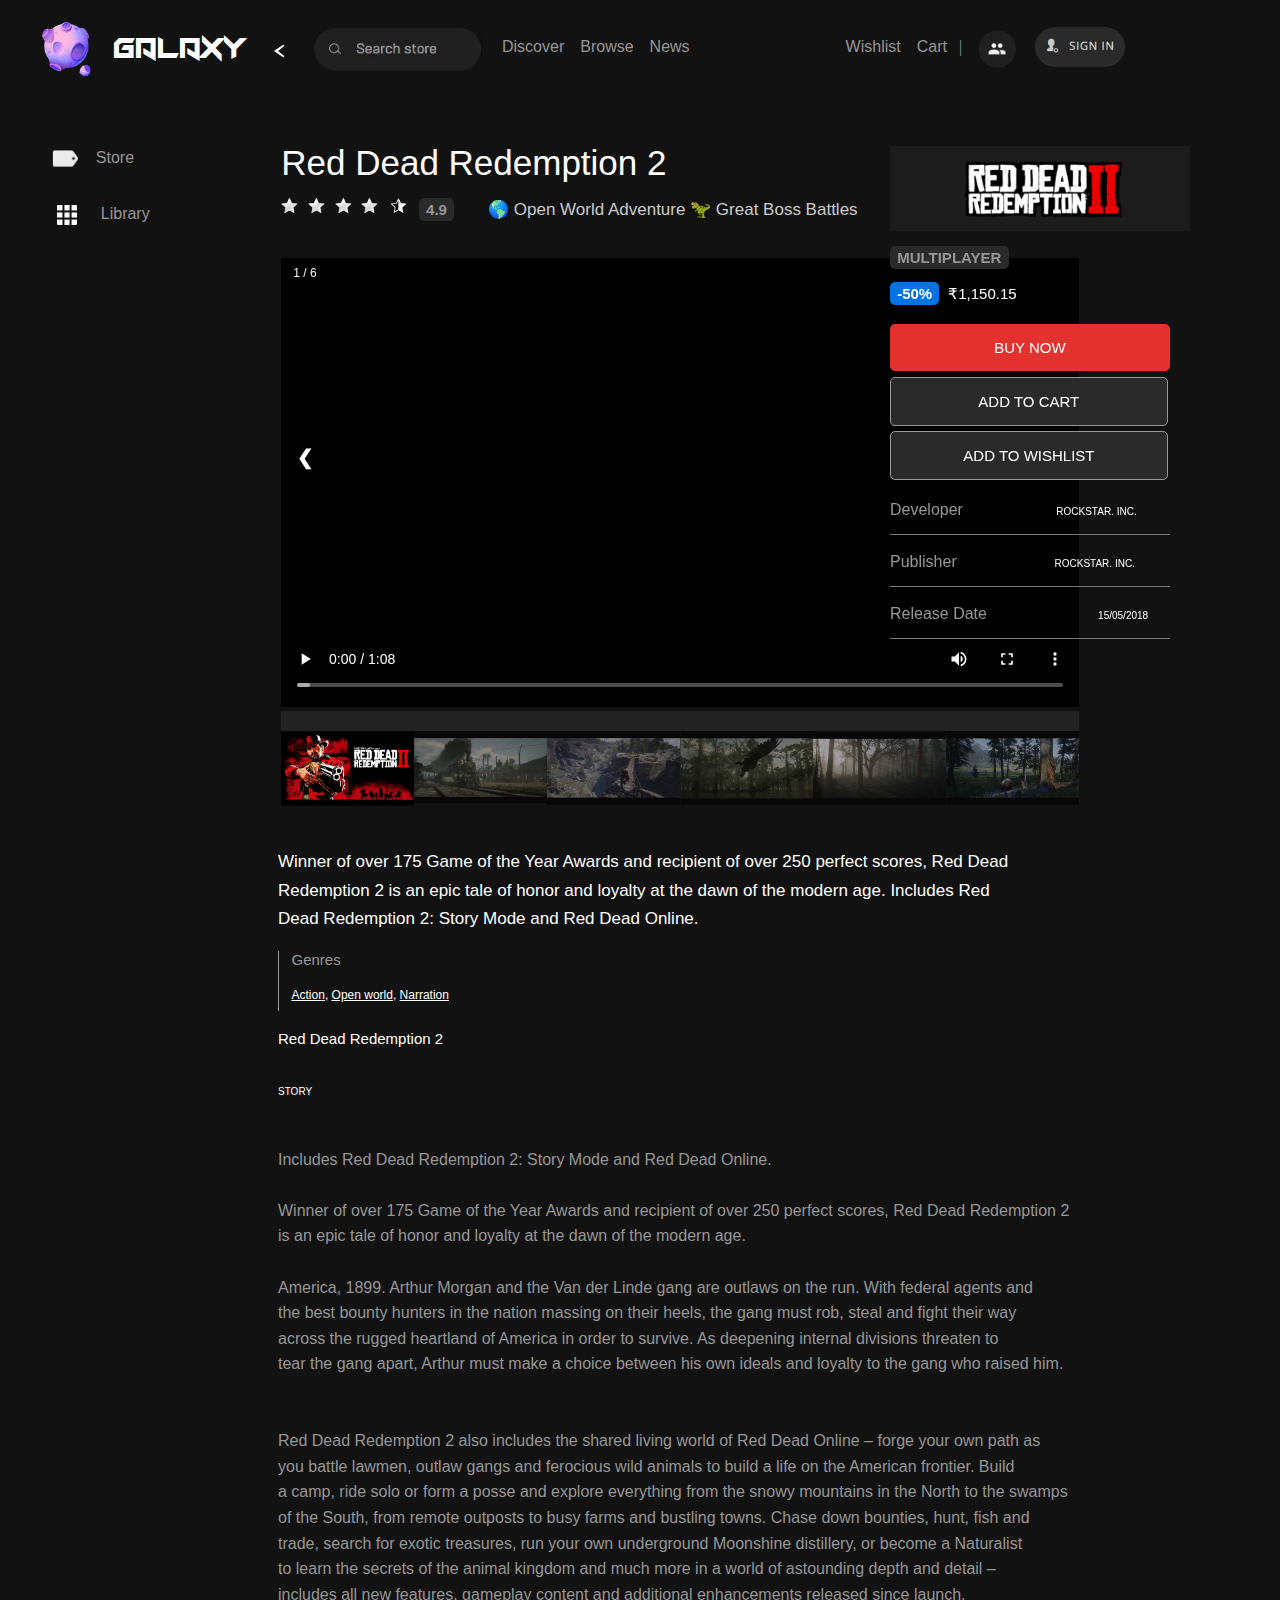
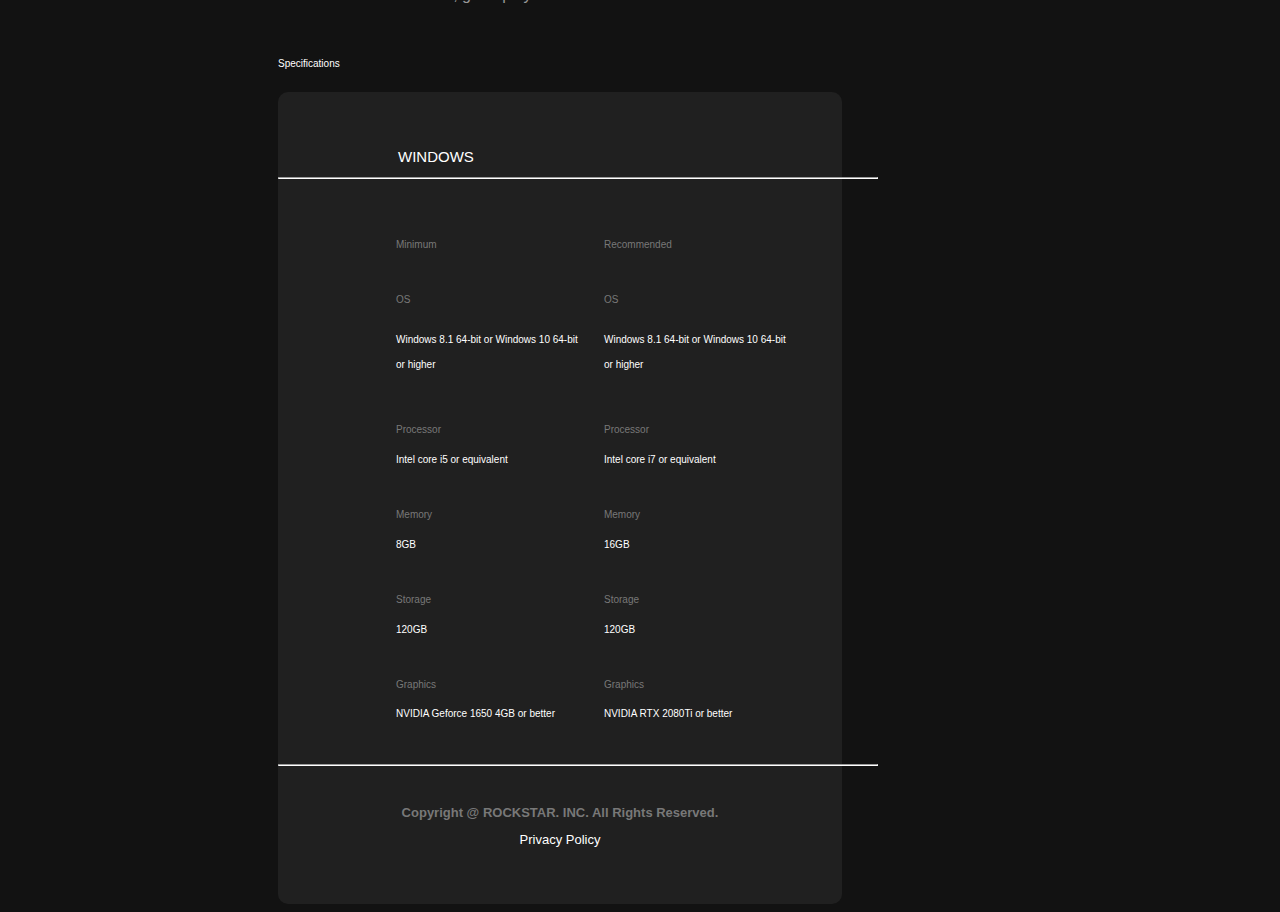
<file: rdr2.html>
<!DOCTYPE html>
<html>
<head>
    <title>RDR 2</title>
    <link rel = "icon" href = "logo.png" 
          type = "image/x-icon">
    <link rel="stylesheet" type="text/css" href="genshin.css">
</head>
<body style="background-color:rgb(18,18,18);">
    <table>
        <tr>
            <td>&nbsp&nbsp</td>
            <td><img src="logo2.png" style="width:87px;" /></td>
            <td style="font-family:'vermin_vibes_vregular';color:White;font-size:25px;">GALAXY</td>
            <td>&nbsp;&nbsp;&nbsp;&nbsp;</td>
            <td><img src="icons8-less-than-64.png" style="margin-top:7.5px;" width="20px"></td>
            <td>&nbsp;&nbsp;</td>
            <td><img src="search.png" width="180px"></td>
            <td>&nbsp;&nbsp;</td>
            <td style="font-family:sans-serif;color:rgb(151,151,151)"><a>Discover</a></td>
            <td>&nbsp;&nbsp;</td>
            <td style="font-family:sans-serif;color:rgb(151,151,151);"><a>Browse</a></td>
            <td>&nbsp;&nbsp;</td>
            <td style="font-family:sans-serif;color:rgb(151,151,151)"><a>News</a></td>
            <td>&nbsp;&nbsp;&nbsp;&nbsp;&nbsp;&nbsp;&nbsp;&nbsp;&nbsp;&nbsp;&nbsp;&nbsp;&nbsp;&nbsp;&nbsp;&nbsp;&nbsp;&nbsp;&nbsp;&nbsp;&nbsp;&nbsp;&nbsp;&nbsp;&nbsp;&nbsp;&nbsp;&nbsp;&nbsp;&nbsp;&nbsp;&nbsp;&nbsp;&nbsp;&nbsp;&nbsp;&nbsp;</td>
            <td style="font-family:sans-serif;color:rgb(151,151,151)"><a>Wishlist</a></td>
            <td>&nbsp;&nbsp;</td>
            <td style="font-family:sans-serif;color:rgb(151,151,151)"><a>Cart</a></td>
            <td  style="color:rgb(151,151,151);">&nbsp;&nbsp;|&nbsp;&nbsp;</td>
            <td><img src="Screenshot 2022-07-16 231857.png" width="45px"></td>
            <td>&nbsp;&nbsp;</td>
            <td><img src="sign.png" width="90px" style="border-radius:22px;"></td>
            <td>&nbsp;&nbsp;</td>
            
        </tr>
    </table>
    <table>
        <tr>
                <td>
                    <nav>
            <dl style="color:white;font-family:Segoe UI;line-height:1.65em;">
                    <dd><pre>                             </pre></dd>
                    <dd style="font-family:sans-serif;color:rgb(151,151,151);"><img src='tag.png' width="27px">&nbsp;&nbsp;&nbsp;&nbsp;Store</dd>
                    <dd>&nbsp;</dd>
                    <dd style="font-family:sans-serif;color:rgb(151,151,151);"><img src='icons8-grid-48.png' width="32px">&nbsp;&nbsp;&nbsp;&nbsp;Library</dd>
                    <dd>&nbsp;</dd>
                    <dd>&nbsp;</dd>
                    <dd>&nbsp;</dd>
                    <dd>&nbsp;</dd>
                    <dd>&nbsp;</dd>
                    <dd>&nbsp;</dd>
                    <dd>&nbsp;</dd>
                    <dd>&nbsp;</dd>
                    <dd>&nbsp;</dd>
                    <dd>&nbsp;</dd>
                    <dd>&nbsp;</dd>
                    <dd>&nbsp;</dd>
                    <dd>&nbsp;</dd>
                    <dd>&nbsp;</dd>
                    <dd>&nbsp;</dd>
                    <dd>&nbsp;</dd>
                    <dd>&nbsp;</dd>
                    <dd>&nbsp;</dd>
                    <dd>&nbsp;</dd>
                    <dd>&nbsp;</dd>
                    <dd>&nbsp;</dd>
                    <dd>&nbsp;</dd>
                    

                    

            </dl>
        </nav></td>
      
        <td style="width:800px;font-family:sans-serif;color:white">
          <div><pre style="font-family:sans-serif;font-size:35px;font-weight:500;">Red Dead Redemption 2
<img src="star.png" width='17px'> <img src="star.png" width='17px'> <img src="star.png" width='17px'> <img src="star.png" width='17px'> <img src="image.png" width='21px'> <span style="background-color:rgb(42,42,42);padding:3px;border-radius:5px;font-size:15px;color:rgb(151,151,151);font-weight:700;"> 4.9 </span>   <span style="font-size:17px;color:rgb(203, 203, 203);"> 🌎 Open World Adventure 🦖 Great Boss Battles</span></pre></div>
            <div class="container">
                <div class="mySlides">
                  <div class="numbertext">1 / 6</div>
                  <video src="rdr2t.mp4" style="width:100%" controls autoplay></video>
                </div>
              
                <div class="mySlides">
                  <div class="numbertext">2 / 6</div>
                  <img src="Screenshot 2022-08-01 212327.png" style="width:100%">
                </div>
              
                <div class="mySlides">
                  <div class="numbertext">3 / 6</div>
                  <img src="Screenshot 2022-08-01 212209.png" style="width:100%">
                </div>
                  
                <div class="mySlides">
                  <div class="numbertext">4 / 6</div>
                  <img src="Screenshot 2022-08-01 212139.png" style="width:100%">
                </div>
              
                <div class="mySlides">
                  <div class="numbertext">5 / 6</div>
                  <img src="Screenshot 2022-08-01 212054.png" style="width:100%">
                </div>
                  
                <div class="mySlides">
                  <div class="numbertext">6 / 6</div>
                  <img src="Screenshot 2022-08-01 212022.png" style="width:100%">
                </div>
                  
                <a class="prev" onclick="plusSlides(-1)">❮</a>
                <a class="next" onclick="plusSlides(1)">❯</a>
              
                <div class="caption-container">
                  <p id="caption"></p>
                </div>
              
                <div class="row">
                  <div class="column">
                    <img class="demo cursor" src="Screenshot 2022-07-20 003917.png" style="width:100%" onclick="currentSlide(1)">
                  </div>
                  <div class="column">
                    <img class="demo cursor" src="Screenshot 2022-08-01 212327.png" style="width:100%" onclick="currentSlide(2)">
                  </div>
                  <div class="column">
                    <img class="demo cursor" src="Screenshot 2022-08-01 212209.png" style="width:100%" onclick="currentSlide(3)">
                  </div>
                  <div class="column">
                    <img class="demo cursor" src="Screenshot 2022-08-01 212139.png" style="width:100%" onclick="currentSlide(4)">
                  </div>
                  <div class="column">
                    <img class="demo cursor" src="Screenshot 2022-08-01 212054.png" style="width:100%" onclick="currentSlide(5)">
                  </div>    
                  <div class="column">
                    <img class="demo cursor" src="Screenshot 2022-08-01 212022.png" style="width:100%" onclick="currentSlide(6)">
                  </div>
                </div>
              </div>
        </td>
        </tr></table>
  <div style="margin-left:270px;"><div style="color:white;line-height:1.8em;"><pre style="font-family:sans-serif;font-size:17px;">
Winner of over 175 Game of the Year Awards and recipient of over 250 perfect scores, Red Dead 
Redemption 2 is an epic tale of honor and loyalty at the dawn of the modern age. Includes Red 
Dead Redemption 2: Story Mode and Red Dead Online.</pre></div>
<pre style="font-family:sans-serif;color:rgb(151,151,151);font-size:15px;"><div class="vl">   Genres

   <span style="color:white;font-size:12px;"><u>Action</u>, <u>Open world</u>, <u>Narration</u></span></div></pre>

</div>
<div class="fixed"><pre style="font-family:sans-serif;color:white;">
<img src="Screenshot 2022-08-03 212013.png" width="300px">

<span style="background-color:rgb(42,42,42);padding:3px;border-radius:5px;font-size:15px;color:rgb(151,151,151);font-weight:700;"> MULTIPLAYER </span>

<span style="background-color:rgb(0,116,228);padding:3px;border-radius:5px;font-weight:800;font-size:15px;"> -50% </span>&nbsp;&nbsp;<span style="font-family:sans-serif;color:white;font-size:15px;font-weight:500;">&#8377;1,150.15</span> 


<span style="background-color:rgb(227,50,45);padding-top:15px;padding-bottom:15px;border-radius:5px;font-weight:500;font-size:15px;padding-left:100px;padding-right:100px;"> BUY NOW </span>


<span style="background-color:rgb(42, 42, 42);border:1px solid rgb(151,151,151);padding-top:15px;padding-bottom:15px;border-radius:5px;font-weight:500;font-size:15px;padding-left:84px;padding-right:84px;"> ADD TO CART </span>


<span style="background-color:rgb(42, 42, 42);border:1px solid rgb(151,151,151);padding-top:15px;padding-bottom:15px;border-radius:5px;font-weight:500;font-size:15px;padding-left:69px;padding-right:69px;"> ADD TO WISHLIST </span>


<span style="font-size:16px;color:rgb(151,151,151);">Developer                     <span style="color:whtie;font-size:10px;color:white;font-weight:500">ROCKSTAR. INC.</span></span>
<div class="hl"></div>
<span style="font-size:16px;color:rgb(151,151,151);">Publisher                      <span style="color:whtie;font-size:10px;color:white;font-weight:500;">ROCKSTAR. INC.</span></span>
<div class="hl"></div>
<span style="font-size:16px;color:rgb(151,151,151);">Release Date                         <span style="color:whtie;font-size:10px;color:white;font-weight:500;">15/05/2018</span></span>
<div class="hl"></div></pre>
</div>
<div style="margin-left:270px;line-height:1.6em;">
<span style="color:whtie;font-size:15px;color:white;font-weight:500;font-family:sans-serif;">Red Dead Redemption 2</span><br><br>
<span style="color:whtie;font-size:10px;color:white;font-weight:500;font-family:sans-serif;">STORY</span>
<pre style="font-size:16px;color:rgb(151,151,151);font-family:sans-serif;"><span>
Includes Red Dead Redemption 2: Story Mode and Red Dead Online.

Winner of over 175 Game of the Year Awards and recipient of over 250 perfect scores, Red Dead Redemption 2 
is an epic tale of honor and loyalty at the dawn of the modern age.

America, 1899. Arthur Morgan and the Van der Linde gang are outlaws on the run. With federal agents and 
the best bounty hunters in the nation massing on their heels, the gang must rob, steal and fight their way 
across the rugged heartland of America in order to survive. As deepening internal divisions threaten to 
tear the gang apart, Arthur must make a choice between his own ideals and loyalty to the gang who raised him.


Red Dead Redemption 2 also includes the shared living world of Red Dead Online – forge your own path as 
you battle lawmen, outlaw gangs and ferocious wild animals to build a life on the American frontier. Build 
a camp, ride solo or form a posse and explore everything from the snowy mountains in the North to the swamps
of the South, from remote outposts to busy farms and bustling towns. Chase down bounties, hunt, fish and 
trade, search for exotic treasures, run your own underground Moonshine distillery, or become a Naturalist
to learn the secrets of the animal kingdom and much more in a world of astounding depth and detail – 
includes all new features, gameplay content and additional enhancements released since launch.
    
</span></pre>

</div>
<div style="margin-left:270px;line-height:1.6em;font-family:sans-serif;color:white;">
<span class="div5">Specifications</span>
<div class="div7">
<pre style="font-family:sans-serif;">
    
  
                           <span class="div6">WINDOWS     </span>
<center><hr class="hl1"></center>
</pre>
<table style="color:white;font-family:sans-serif;margin-left:115px;">
    <tr class="re1"><td>
      Minimum<br><br>
    </td>
  <td>&nbsp;&nbsp;&nbsp;&nbsp;&nbsp;&nbsp;&nbsp;Recommended<br><br></td></tr>
  <tr class="re1">
    <td>OS</td>
    <td>&nbsp;&nbsp;&nbsp;&nbsp;&nbsp;&nbsp;&nbsp;OS</td>
  </tr>
  <tr>
    <td><pre class="re2">Windows 8.1 64-bit or Windows 10 64-bit 
or higher
</pre><br></td>
<td><pre class="re2">       Windows 8.1 64-bit or Windows 10 64-bit 
       or higher
</pre><br></td>
  </tr>
  <tr class="re1">
    <td>Processor</td>
    <td>&nbsp;&nbsp;&nbsp;&nbsp;&nbsp;&nbsp;&nbsp;Processor</td>
  </tr>
  <tr class="re2">
    <td>Intel core i5 or equivalent<br><br></td>
    <td>&nbsp;&nbsp;&nbsp;&nbsp;&nbsp;&nbsp;&nbsp;Intel core i7 or equivalent<br><br></td>
  </tr>
  <tr class="re1">
    <td>Memory</td>
    <td>&nbsp;&nbsp;&nbsp;&nbsp;&nbsp;&nbsp;&nbsp;Memory</td>
  </tr>
  <tr class="re2">
    <td>8GB<br><br></td>
    <td>&nbsp;&nbsp;&nbsp;&nbsp;&nbsp;&nbsp;&nbsp;16GB<br><br></td>
  </tr>
  <tr class="re1">
    <td>Storage</td>
    <td>&nbsp;&nbsp;&nbsp;&nbsp;&nbsp;&nbsp;&nbsp;Storage</td>
  </tr>
  <tr class="re2">
    <td>120GB<br><br></td>
    <td>&nbsp;&nbsp;&nbsp;&nbsp;&nbsp;&nbsp;&nbsp;120GB<br><br></td>
  </tr>
  <tr class="re1">
    <td>Graphics</td>
    <td>&nbsp;&nbsp;&nbsp;&nbsp;&nbsp;&nbsp;&nbsp;Graphics</td>
  </tr>
  <tr class="re2">
    <td>NVIDIA Geforce 1650 4GB or better<br><br></td>
    <td>&nbsp;&nbsp;&nbsp;&nbsp;&nbsp;&nbsp;&nbsp;NVIDIA RTX 2080Ti or better<br><br></td>
  </tr>
  </table>
  <center><hr class="hl1"></center><br>
  <center><span class="re1" style="font-weight:650;font-size:13px;">Copyright @ ROCKSTAR. INC. All Rights Reserved.</span></center>
  <center><span class="re2" style="font-size:13px;">Privacy Policy</span></center><br><br>
</div>
</div>
        <script>
            let slideIndex = 1;
            showSlides(slideIndex);
            
            function plusSlides(n) {
              showSlides(slideIndex += n);
            }
            
            function currentSlide(n) {
              showSlides(slideIndex = n);
            }
            
            function showSlides(n) {
              let i;
              let slides = document.getElementsByClassName("mySlides");
              let dots = document.getElementsByClassName("demo");
              if (n > slides.length) {slideIndex = 1}
              if (n < 1) {slideIndex = slides.length}
              for (i = 0; i < slides.length; i++) {
                slides[i].style.display = "none";
              }
              for (i = 0; i < dots.length; i++) {
                dots[i].className = dots[i].className.replace(" active", "");
              }
              slides[slideIndex-1].style.display = "block";
              dots[slideIndex-1].className += " active";
            }
            </script>

</body>
</html>
</file>
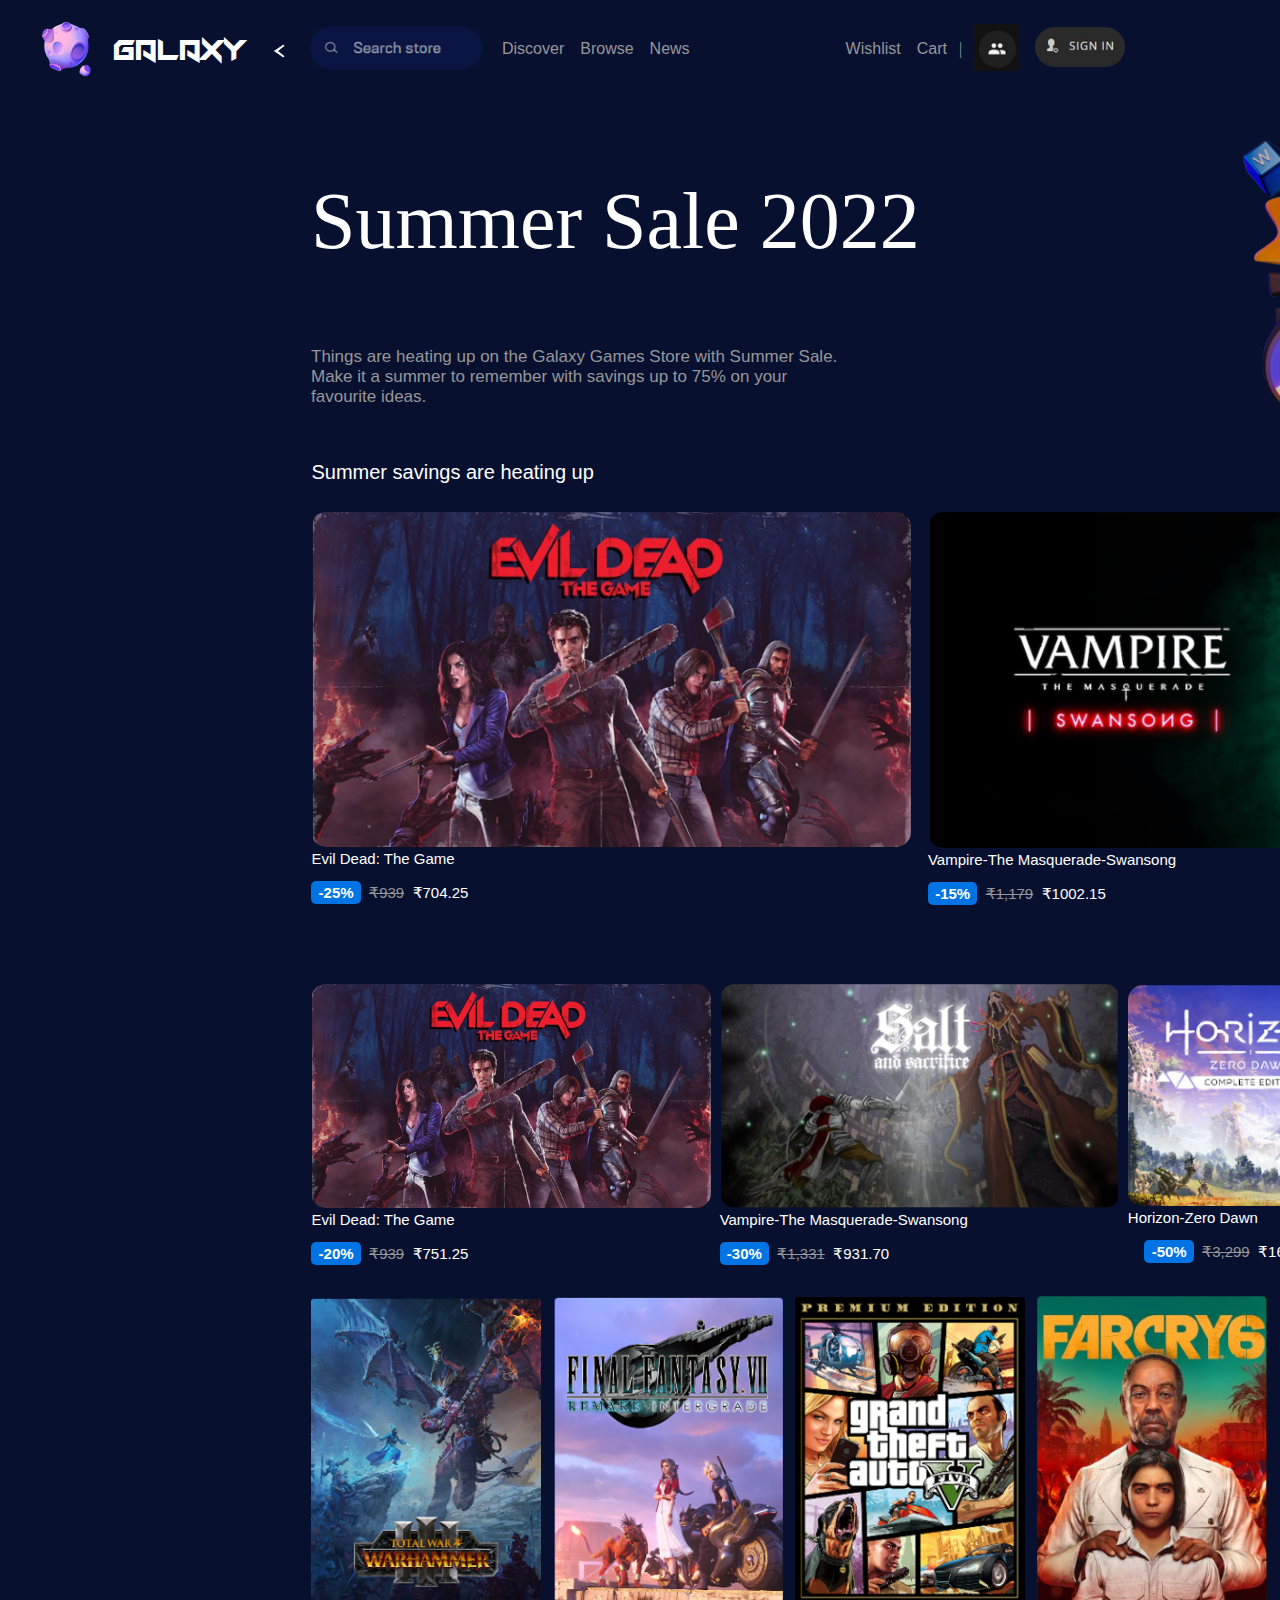
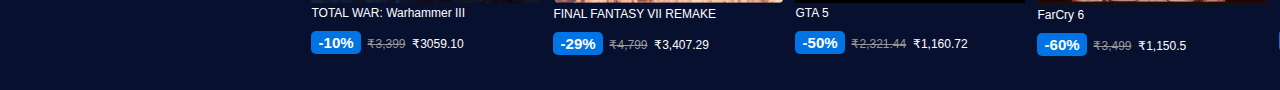
<file: Summer Sale.html>
<!DOCTYPE html>
<html>
    <head>
        <title>Summer Sale</title>
        <link rel="stylesheet" type="text/css" href="summersale.css">
    </head>
    <body style="background-color:rgb(8,16,48);">
        <table>
            <tr>
                <td>&nbsp&nbsp</td>
                <td><img src="logo2.png" style="width:87px;" /></td>
                <td style="font-family:'vermin_vibes_vregular';color:White;font-size:25px;">GALAXY</td>
                <td>&nbsp;&nbsp;&nbsp;&nbsp;</td>
                <td><img src="icons8-less-than-64.png" style="margin-top:7.5px;" width="20px"></td>
                <td>&nbsp;&nbsp;</td>
                <td><img src="Screenshot 2022-07-26 220509.png" width="180px"></td>
                <td>&nbsp;&nbsp;</td>
                <td style="font-family:sans-serif;color:rgb(151,151,151)"><a>Discover</a></td>
                <td>&nbsp;&nbsp;</td>
                <td style="font-family:sans-serif;color:rgb(151,151,151);"><a>Browse</a></td>
                <td>&nbsp;&nbsp;</td>
                <td style="font-family:sans-serif;color:rgb(151,151,151)"><a>News</a></td>
                <td>&nbsp;&nbsp;&nbsp;&nbsp;&nbsp;&nbsp;&nbsp;&nbsp;&nbsp;&nbsp;&nbsp;&nbsp;&nbsp;&nbsp;&nbsp;&nbsp;&nbsp;&nbsp;&nbsp;&nbsp;&nbsp;&nbsp;&nbsp;&nbsp;&nbsp;&nbsp;&nbsp;&nbsp;&nbsp;&nbsp;&nbsp;&nbsp;&nbsp;&nbsp;&nbsp;&nbsp;&nbsp;</td>
                <td style="font-family:sans-serif;color:rgb(151,151,151)"><a>Wishlist</a></td>
                <td>&nbsp;&nbsp;</td>
                <td style="font-family:sans-serif;color:rgb(151,151,151)"><a>Cart</a></td>
                <td  style="color:rgb(151,151,151);">&nbsp;&nbsp;|&nbsp;&nbsp;</td>
                <td><img src="Screenshot 2022-07-16 231857.png" width="45px"></td>
                <td>&nbsp;&nbsp;</td>
                <td><img src="sign.png" width="90px" style="border-radius:22px;"></td>
                <td>&nbsp;&nbsp;</td>
                
            </tr>
        </table>
       <table> <tr><td><div style="color:white;margin-left:300px;">
            <div>
                <pre style="font-family:Niagara solid;color:White;font-size:80px;font-weight:400;">
Summer Sale 2022</pre><pre style="font-family:sans-serif;color:rgb(151,151,151);font-size:17px;">
Things are heating up on the Galaxy Games Store with Summer Sale.
Make it a summer to remember with savings up to 75% on your
favourite ideas.            
                </pre>

            </div>

        </div></td>
    <td><pre>                                   </pre></td>
    <td><img src="summer1.png" width="370px;"></td></tr></table>
    <table style="font-family:sans-serif;font-weight:400;color:white;">

    <tr><td><pre>                                      </pre></td><td  style="font-size:20px;font-weight:400;font-family:sans-serif;">Summer savings are heating up</td></tr>
    <tr><td></td><td><pre  style="font-size:15px;color:white;font-family:sans-serif;"><img src="Screenshot 2022-08-01 194310.png" style="border-radius:15px;width:600px;">&nbsp;&nbsp;&nbsp;
Evil Dead: The Game

<span style="background-color:rgb(0,116,228);padding:3px;border-radius:5px;font-weight:800;font-size:15px;"> -25% </span>  <span style="color:rgb(151,151,151);"><s>&#8377;939</s></span>  <span>&#8377;704.25</span></pre></td></pre></td>
        <td><pre  style="font-size:15px;color:white;font-family:sans-serif;"><img src="Screenshot 2022-08-01 194340.png" style="border-radius:15px;width:600px;">
Vampire-The Masquerade-Swansong

<span style="background-color:rgb(0,116,228);padding:3px;border-radius:5px;font-weight:800;font-size:15px;"> -15% </span>  <span style="color:rgb(151,151,151);"><s>&#8377;1,179</s></span>  <span>&#8377;1002.15</span></pre></td></pre></td>


</tr>
</table>
<table style="font-family:sans-serif;font-weight:400;color:white;">

    <tr><td><pre>                                      </pre></td><td></td></tr>
    <tr><td></td><td><pre  style="font-size:15px;color:white;font-family:sans-serif;"><img src="Screenshot 2022-08-01 194310.png" style="border-radius:15px;width:400px;">&nbsp;
Evil Dead: The Game

<span style="background-color:rgb(0,116,228);padding:3px;border-radius:5px;font-weight:800;font-size:15px;"> -20% </span>  <span style="color:rgb(151,151,151);"><s>&#8377;939</s></span>  <span>&#8377;751.25</span></pre></td></pre></td>
        <td><pre  style="font-size:15px;color:white;font-family:sans-serif;"><img src="Screenshot 2022-08-01 203040.png" style="border-radius:15px;width:400px;">&nbsp;
Vampire-The Masquerade-Swansong

<span style="background-color:rgb(0,116,228);padding:3px;border-radius:5px;font-weight:800;font-size:15px;"> -30% </span>  <span style="color:rgb(151,151,151);"><s>&#8377;1,331</s></span>  <span>&#8377;931.70</span></pre></td></pre></td>
<td><pre  style="font-size:15px;color:white;font-family:sans-serif;"><img src="Screenshot 2022-08-01 203107.png" style="border-radius:15px;width:400px;">
Horizon-Zero Dawn
    
    <span style="background-color:rgb(0,116,228);padding:3px;border-radius:5px;font-weight:800;font-size:15px;"> -50% </span>  <span style="color:rgb(151,151,151);"><s>&#8377;3,299</s></span>  <span>&#8377;1649.50</span></pre></td></pre></td>

</tr>
</table>
<table>
    <tr>
        <td><pre>                                      </pre></td>
        <div><td><pre style="font-size:12px;color:white;font-family:sans-serif;"><img src="Screenshot 2022-08-01 203149.png" width="230px">
TOTAL WAR: Warhammer III

<span style="background-color:rgb(0,116,228);padding:3px;border-radius:5px;font-weight:800;font-size:15px;"> -10% </span>  <span style="color:rgb(151,151,151);"><s>&#8377;3,399</s></span>  <span>&#8377;3059.10</span>
       </pre></td>
       <td>&nbsp;</td>
       <td><pre style="font-size:12px;color:white;font-family:sans-serif;"><img src="Screenshot 2022-08-01 203215.png" width="230px">
FINAL FANTASY VII REMAKE
        
<span style="background-color:rgb(0,116,228);padding:3px;border-radius:5px;font-weight:800;font-size:15px;"> -29% </span>  <span style="color:rgb(151,151,151);"><s>&#8377;4,799</s></span>  <span>&#8377;3,407.29</span>
                   </pre></td>
                   
    <td>&nbsp;</td>
       <td><pre style="font-size:12px;color:white;font-family:sans-serif;"><img src="Screenshot 2022-07-22 170800.png" width="230px">
GTA 5
        
<span style="background-color:rgb(0,116,228);padding:3px;border-radius:5px;font-weight:800;font-size:15px;"> -50% </span>  <span style="color:rgb(151,151,151);"><s>&#8377;2,321.44</s></span>  <span>&#8377;1,160.72</span>
       </pre></td>
    <td>&nbsp;</td>
    <td><pre style="font-size:12px;color:white;font-family:sans-serif;"><img src="Screenshot 2022-07-16 212930.jpg" width="230px">
FarCry 6
                    
<span style="background-color:rgb(0,116,228);padding:3px;border-radius:5px;font-weight:800;font-size:15px;"> -60% </span>  <span style="color:rgb(151,151,151);"><s>&#8377;3,499</s></span>  <span>&#8377;1,150.5</span>
                </pre></td>
                <td>&nbsp;</td>
    <td><pre style="font-size:12px;color:white;font-family:sans-serif;"><img src="Screenshot 2022-07-16 212953.jpg" width="230px">
Red Dead Redemption 2
                    
<span style="background-color:rgb(0,116,228);padding:3px;border-radius:5px;font-weight:800;font-size:15px;"> -50% </span>  <span style="color:rgb(151,151,151);"><s>&#8377;1,855</s></span>  <span>&#8377;627.25</span>
                </pre></td>
            </div>

</tr>
</table>
    </body>
    </html>
</file>
<file: genshin.css>
@font-face {
    font-family: 'vermin_vibes_vregular';
    src: url('verminvibesv-zlg3-webfont.woff2') format('woff2'),
         url('verminvibesv-zlg3-webfont.woff') format('woff');
    font-weight: normal;
    font-style: normal;

}
* {
    box-sizing: border-box;
  }
  
  img {
    vertical-align: middle;
  }
  
  /* Position the image container (needed to position the left and right arrows) */
  .container {
    position: relative;
  }
  
  /* Hide the images by default */
  .mySlides {
    display: none;
  }
  
  /* Add a pointer when hovering over the thumbnail images */
  .cursor {
    cursor: pointer;
  }
  
  /* Next & previous buttons */
  .prev,
  .next {
    cursor: pointer;
    position: absolute;
    top: 40%;
    width: auto;
    padding: 16px;
    margin-top: -50px;
    color: white;
    font-weight: bold;
    font-size: 20px;
    border-radius: 0 3px 3px 0;
    user-select: none;
    -webkit-user-select: none;
  }
  
  /* Position the "next button" to the right */
  .next {
    right: 0;
    border-radius: 3px 0 0 3px;
  }
  
  /* On hover, add a black background color with a little bit see-through */
  .prev:hover,
  .next:hover {
    background-color: rgba(0, 0, 0, 0.8);
  }
  
  /* Number text (1/3 etc) */
  .numbertext {
    color: #f2f2f2;
    font-size: 12px;
    padding: 8px 12px;
    position: absolute;
    top: 0;
  }
  
  /* Container for image text */
  .caption-container {
    text-align: center;
    background-color: #222;
    padding: 2px 16px;
    color: white;
  }
  
  .row:after {
    content: "";
    display: table;
    clear: both;
  }
  
  /* Six columns side by side */
  .column {
    float: left;
    width: 16.66%;
  }
  
  /* Add a transparency effect for thumnbail images */
  .demo {
    opacity: 0.6;
  }
  
  .active,
  .demo:hover {
    opacity: 1;
  }
  .vl {
    border-left: 1px solid rgb(151,151,151);
    height:60px;
  }

  @font-face {
    font-family: 'mantiniaregular';
    src: url('mantinia_regular-webfont.woff2') format('woff2'),
         url('mantinia_regular-webfont.woff') format('woff');
    font-weight: normal;
    font-style: normal;

}
div.fixed {
  position: fixed;
  top:130px;
  right:90px;
}
.hl{
  padding-top:15px;
  border-bottom: 1px solid rgb(120, 120, 120);
  width:280px;
}
.div5{
  color:rgb(255, 255, 255);
  font-weight:400;
  font-family:sans-serif;
  font-size:10px;
}
.div6{
  color:rgb(255, 255, 255);
  font-weight:500;
  font-family:sans-serif;
  font-size:15px;
}
.hl1{

  border-bottom: 1px solid rgb(255, 255, 255);
  width:600px;
}
.div7{
  background-color:rgb(32,32,32);
  border-radius:10px;
  margin-right:430px;
}
.re1{
  font-weight:500;
  font-size:10px;
  color:rgb(120,120,120);
}
.re2{
  font-family:sans-serif;
  font-weight:500;
  font-size:10px;
  color:rgb(255, 255, 255);
}
@font-face {
  font-family: 'pubg';
  src: url('headlinerno.45_demo-webfont.woff2') format('woff2'),
       url('headlinerno.45_demo-webfont.woff') format('woff');
  font-weight: normal;
  font-style: normal;

}
</file>
<file: summersale.css>
@font-face {
    font-family: 'vermin_vibes_vregular';
    src: url('verminvibesv-zlg3-webfont.woff2') format('woff2'),
         url('verminvibesv-zlg3-webfont.woff') format('woff');
    font-weight: normal;
    font-style: normal;

}
</file>
